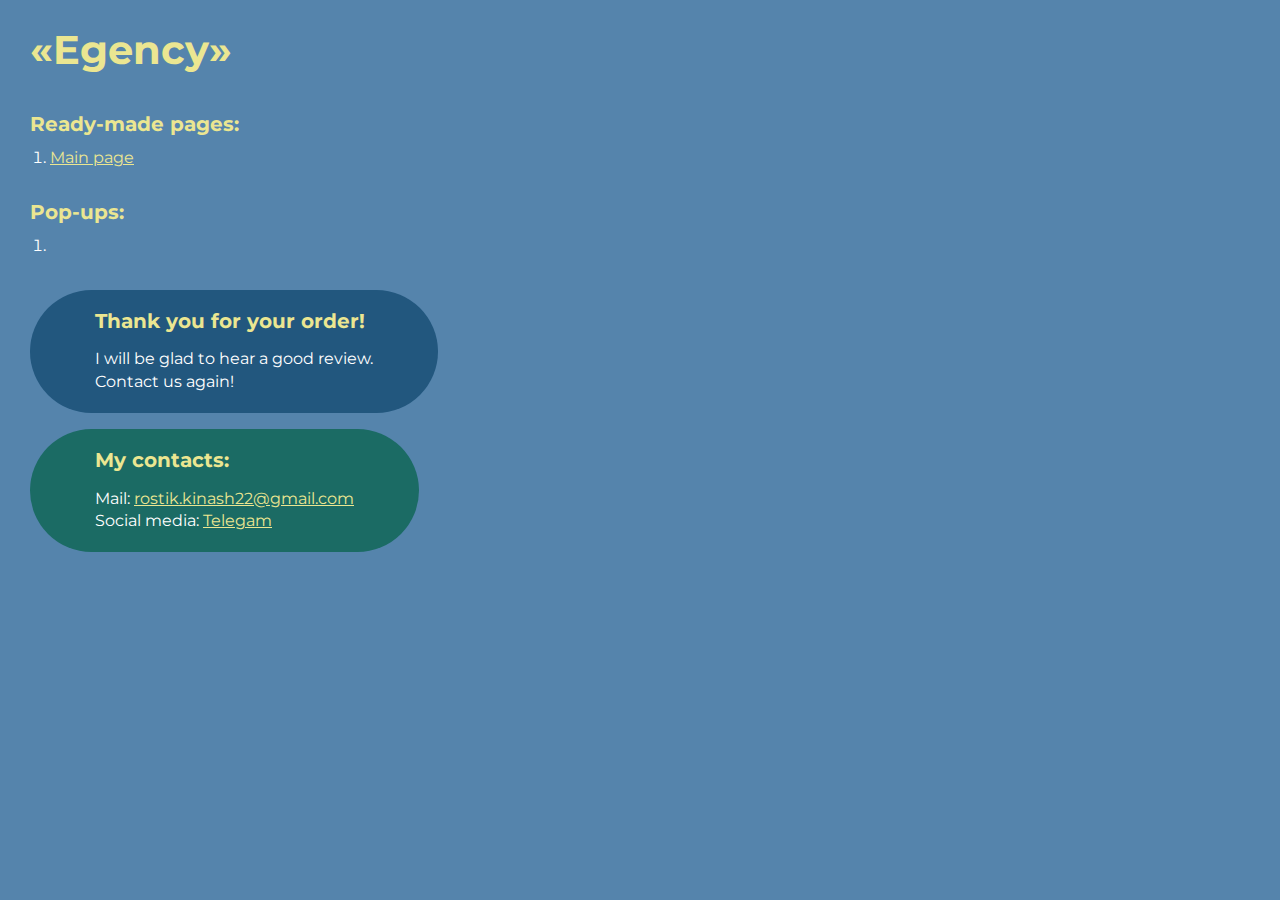
<file: index.html>
<!DOCTYPE html>
<html>

<head>
	<meta charset="UTF-8">
	<meta name="viewport" content="width=device-width, initial-scale=1.0">
	<title>«eGency»</title>
</head>

<body>
	<div class="rootpage">
		<h1>«Egency»</h1>
		<div class="rootpage__info">
		</div>
		<h2>Ready-made pages:</h2>
		<ol class="rootpage__list">
			<li><a target="_blank" href="home.html">Main page</a></li>
		</ol>
		<h2>Pop-ups:</h2>
		<ol class="rootpage__list">
			<li><a target="_blank" href="home.html#"></a></li>
		</ol>
		<div class="rootpage__tnx">
			<h2>Thank you for your order!</h2>
			<p>I will be glad to hear a good review.</p>
			<p>Contact us again!</p>
		</div>
		<div class="rootpage__contacts">
			<h2>My contacts:</h2>
			<p>Mail: <a href="mailto:rostik.kinash22@gmail.com">rostik.kinash22@gmail.com</a></p>
			<p>Social media: <a href="https://t.me/rostik_kinash">Telegam</a></p>
		</div>
	</div>
</body>
<style>
	@charset "UTF-8";
	@import url("https://fonts.googleapis.com/css?family=Montserrat:regular,700&display=swap");

	*,
	*::before,
	*::after {
		padding: 0px;
		margin: 0px;
		border: 0px;
		box-sizing: border-box;
	}

	html,
	body {
		height: 100%;
		margin: 0;
		padding: 0;
		min-width: 320px;
		width: 100%;
		color: #fff;
		background-color: #5584AC;
	}

	body {
		font-family: Montserrat;
		font-size: 100%;
		line-height: 1;
		font-size: 1rem;
	}

	a {
		text-decoration: underline;
		color: #ebe691
	}

	a:visited {
		text-decoration: underline;
		color: #aaa768;
	}

	a:hover {
		text-decoration: none;
	}

	ul li {
		list-style: none;
	}

	img {
		vertical-align: top;
	}

	.wrapper {
		width: 100%;
		min-height: 100%;
		overflow: hidden;
	}

	.rootpage {
		padding: 30px;
		display: flex;
		flex-direction: column;
		align-items: flex-start;
	}

	@media (max-width: 767px) {
		.rootpage {
			padding: 30px 15px;
		}
	}

	h1 {
		color: #ebe691;
		font-size: 2.5rem;
		margin: 0px 0px 1.25rem 0px;
	}

	@media (max-width: 767px) {
		h1 {
			font-size: 1.85rem;
			margin: 0px 0px 1.25rem 0px;
		}
	}

	h2 {
		color: #ebe691;
		font-size: 1.25rem;
		margin: 0px 0px 1rem 0px;
	}

	@media (max-width: 767px) {
		h2 {
			font-size: 1.125rem;
			margin: 0px 0px 1rem 0px;
		}
	}

	.rootpage__info {
		line-height: 140%;
		margin: 0px 0px 1.5rem 0px;
		max-width: 400px;
	}

	.rootpage__list {
		margin: 0px 0px 2.25rem 1.25rem;
	}

	.rootpage__list li:not(:last-child) {
		margin: 0px 0px 15px 0px;
	}

	.rootpage__contacts,
	.rootpage__tnx {
		border-radius: 200px;
		padding: 20px 65px;
		line-height: 140%;
	}

	@media (max-width: 767px) {

		.rootpage__contacts,
		.rootpage__tnx {
			border-radius: 40px;
			padding: 20px;
		}
	}

	.rootpage__contacts {
		background: #1b6b64;

	}

	.rootpage__contacts a {
		color: #ebe691;
	}

	.rootpage__tnx {
		background: #22577E;
		margin: 0px 0px 1rem 0px;
	}
</style>

</html>
</file>
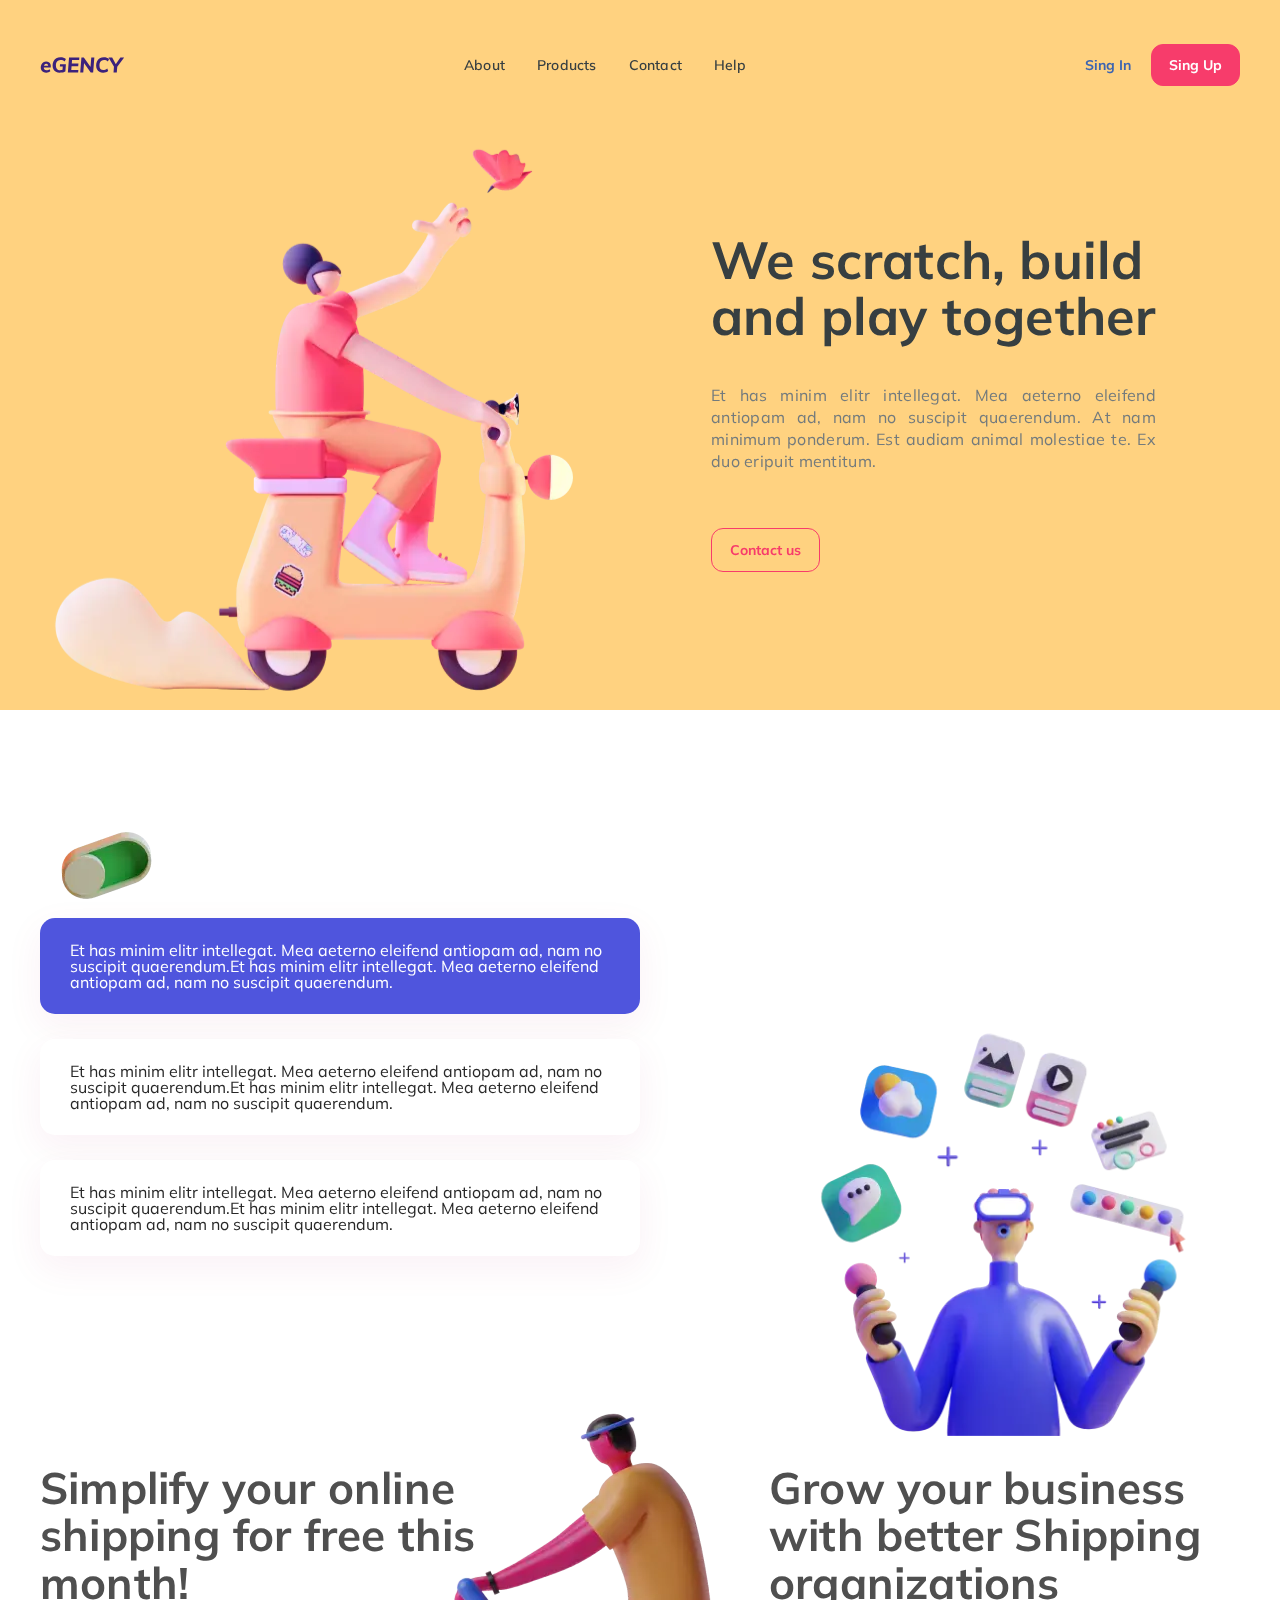
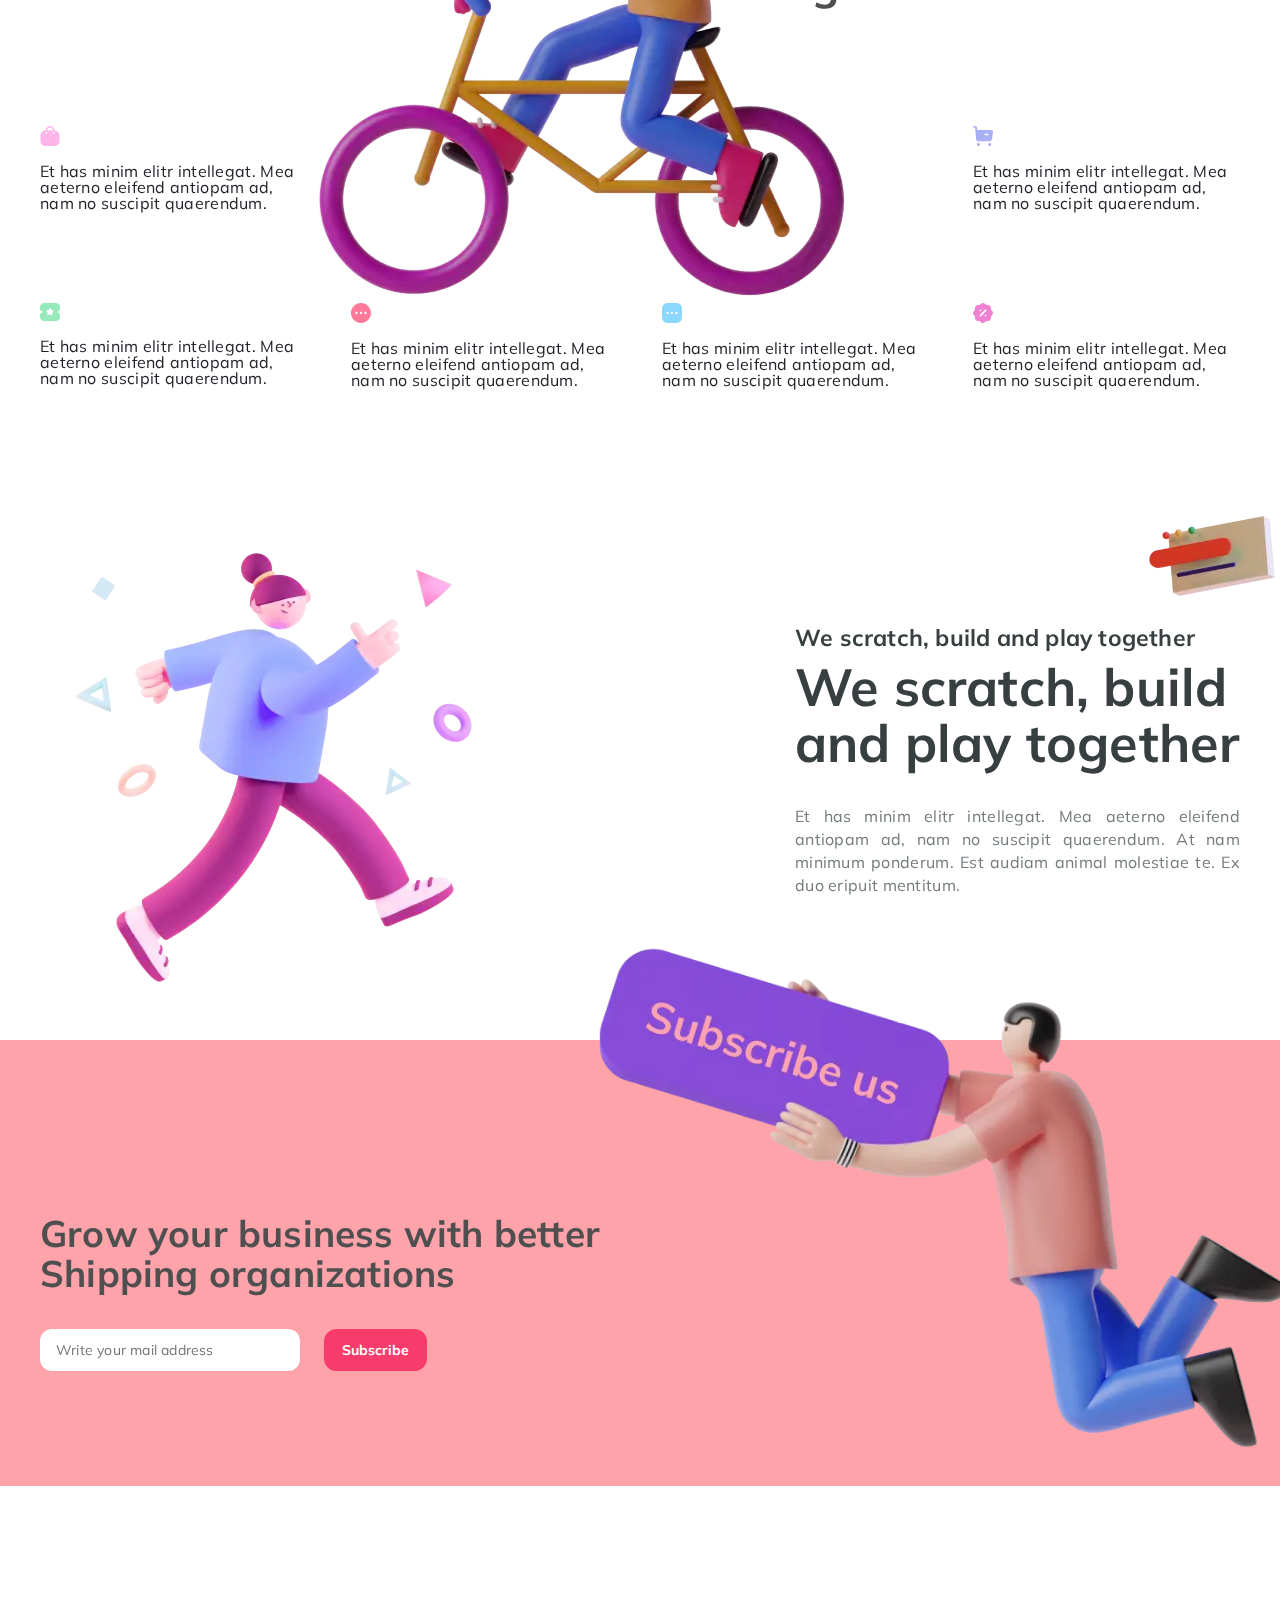
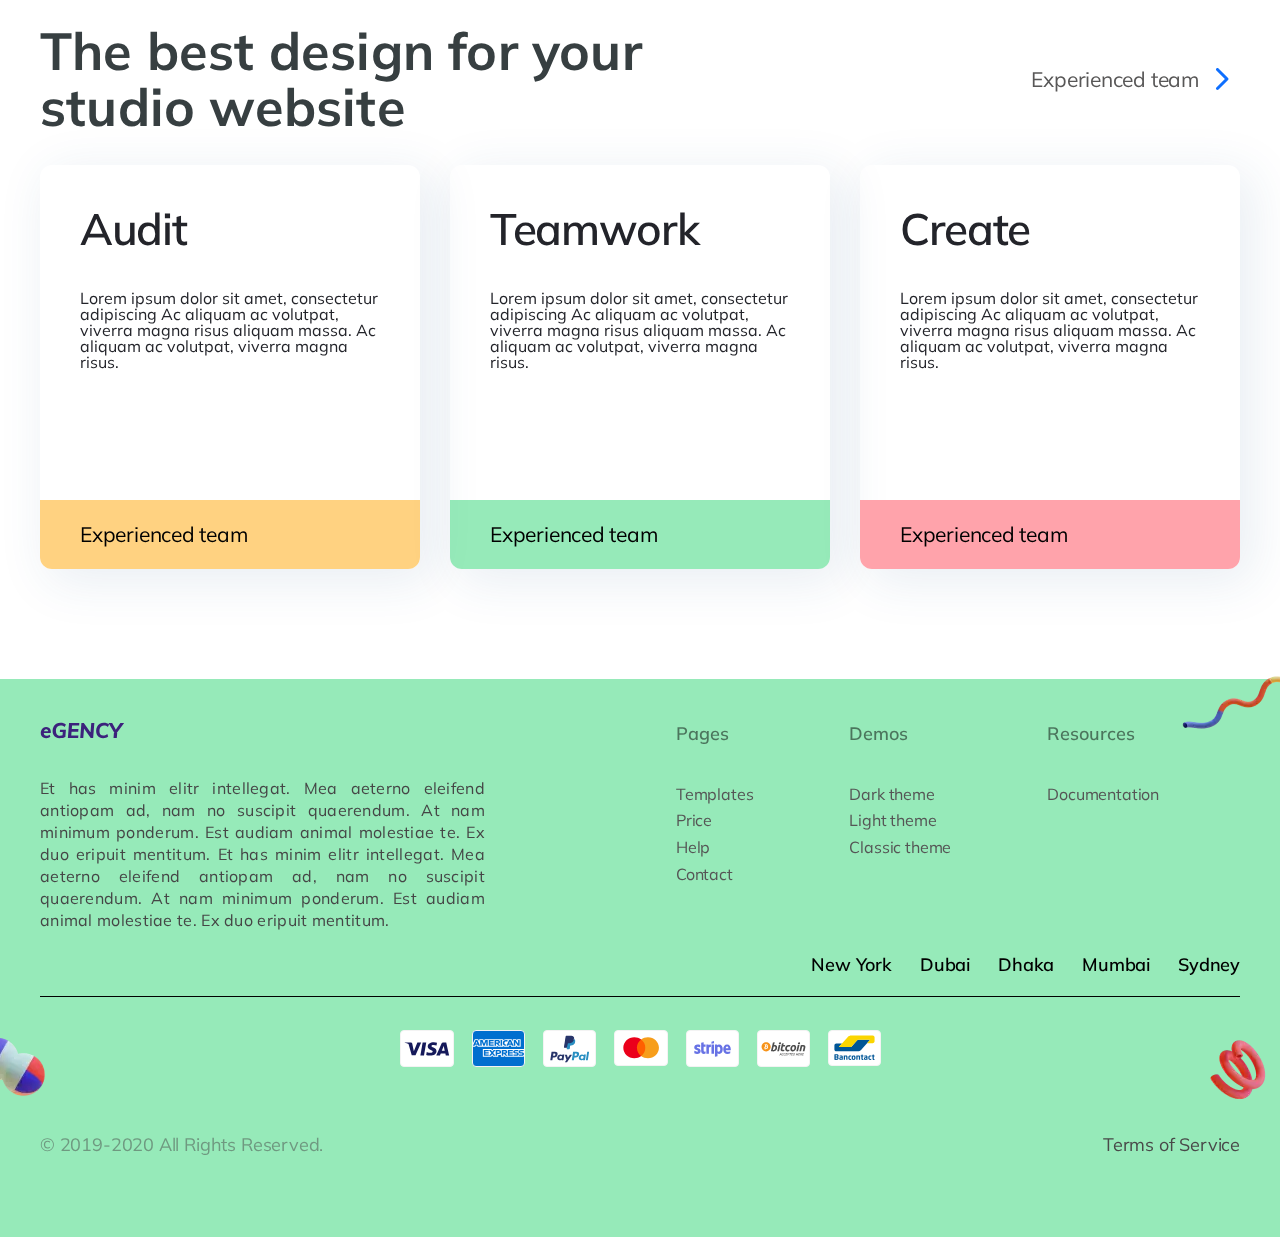
<file: home.html>
<!DOCTYPE html>
<html lang="en">

<head>
	<title>HomePage</title>
	<meta charset="UTF-8">
	<meta name="format-detection" content="telephone=no">
	<!-- <style>body{opacity: 0;}</style> -->
	<link rel="stylesheet" href="css/style.min.css?_v=20230406201010">
	<!-- <meta name="robots" content="noindex, nofollow"> -->
	<meta name="viewport" content="width=device-width, initial-scale=1.0">
</head>

<body>
	<div class="wrapper">
		<header class="header">
			<div class="header__container">
				<a href="#" class="header__logo"><img src="img/logo.svg" alt="logo"></a>
				<div class="header__menu menu">
					<nav class="menu__body">
						<ul class="menu__list">
							<li class="menu__item"><a href="#" class="menu__link">About</a></li>
							<li class="menu__item"><a href="#" class="menu__link">Products</a></li>
							<li class="menu__item"><a href="#" class="menu__link">Contact</a></li>
							<li class="menu__item"><a href="#" class="menu__link">Help</a></li>
						</ul>
					</nav>
				</div>
				<div class="header__buttons buttons-header">
					<a href="#" class="buttons-header__sing-in button">Sing In</a>
					<a href="#" class="buttons-header__sing-up button">Sing Up</a>
					<button type="button" class="menu__icon icon-menu"><span></span></button>
				</div>
			</div>
		</header>
		<main class="page">
			<section class="page__info info-page" data-prlx-parent>
				<div class="info-page__container">
					<div data-prlx class="info-page__image">
						<picture><source srcset="img/people/1.webp" type="image/webp"><img data-prlx-mouse src="img/people/1.png" alt="woman on a bike"></picture>
					</div>
					<div class="info-page__content">
						<h1 class="info-page__title title">
							We scratch, build and play together
						</h1>
						<p class="info-page__text">
							Et has minim elitr intellegat. Mea aeterno eleifend antiopam ad, nam no suscipit quaerendum.
							At nam minimum ponderum. Est audiam animal molestiae te. Ex duo eripuit mentitum.
						</p>
						<a href="#" class="info-page__button button">
							Contact us
						</a>
					</div>
				</div>
			</section>
			<div class="page__items items-page" data-prlx-parent>
				<div class="items-page__container">
					<div class="items-page__content">
						<article class="items-page__text">
							<p>
								Et has minim elitr intellegat. Mea aeterno eleifend antiopam ad, nam no suscipit
								quaerendum.Et has minim elitr intellegat. Mea aeterno eleifend antiopam ad, nam no
								suscipit quaerendum.
							</p>
						</article>
						<article class="items-page__text">
							<p>
								Et has minim elitr intellegat. Mea aeterno eleifend antiopam ad, nam no suscipit
								quaerendum.Et has minim elitr intellegat. Mea aeterno eleifend antiopam ad, nam no
								suscipit quaerendum.
							</p>
						</article>
						<article class="items-page__text">
							<p>
								Et has minim elitr intellegat. Mea aeterno eleifend antiopam ad, nam no suscipit
								quaerendum.Et has minim elitr intellegat. Mea aeterno eleifend antiopam ad, nam no
								suscipit quaerendum.
							</p>
						</article>
					</div>
					<div data-prlx class="items-page__image">
						<picture><source srcset="img/people/2.webp" type="image/webp"><img data-prlx-mouse src="img/people/2.png" alt="person with VR"></picture>
					</div>
					<div class="items-page__icon">
						<picture><source srcset="img/desing/1.webp" type="image/webp"><img data-prlx-mouse src="img/desing/1.png" alt="icon"></picture>
					</div>
				</div>
			</div>
			<section class="page__services services" data-prlx-parent>
				<div class="services__container">
					<div class="services__top">
						<h2 class="services__title title">
							Simplify your online shipping for free this month!
						</h2>
						<h2 class="services__title title">
							Grow your business with better Shipping
							organizations
						</h2>
					</div>
					<div class="services__content">
						<article class="services__item item-services">
							<div class="item-services__image">
								<img src="img/desing/services-1.svg" alt="services">
							</div>
							<div class="item-services__text">
								<p>
									Et has minim elitr intellegat. Mea aeterno eleifend antiopam ad, nam no suscipit
									quaerendum.
								</p>
							</div>
						</article>
						<article class="services__item item-services">
							<div class="item-services__image">
								<img src="img/desing/services-2.svg" alt="services">
							</div>
							<div class="item-services__text">
								<p>
									Et has minim elitr intellegat. Mea aeterno eleifend antiopam ad, nam no suscipit
									quaerendum.
								</p>
							</div>
						</article>
						<article class="services__item item-services">
							<div class="item-services__image">
								<img src="img/desing/services-3.svg" alt="services">
							</div>
							<div class="item-services__text">
								<p>
									Et has minim elitr intellegat. Mea aeterno eleifend antiopam ad, nam no suscipit
									quaerendum.
								</p>
							</div>
						</article>
						<article class="services__item item-services">
							<div class="item-services__image">
								<img src="img/desing/services-4.svg" alt="services">
							</div>
							<div class="item-services__text">
								<p>
									Et has minim elitr intellegat. Mea aeterno eleifend antiopam ad, nam no suscipit
									quaerendum.
								</p>
							</div>
						</article>
						<article class="services__item item-services">
							<div class="item-services__image">
								<img src="img/desing/services-5.svg" alt="services">
							</div>
							<div class="item-services__text">
								<p>
									Et has minim elitr intellegat. Mea aeterno eleifend antiopam ad, nam no suscipit
									quaerendum.
								</p>
							</div>
						</article>
						<article class="services__item item-services">
							<div class="item-services__image">
								<img src="img/desing/services-6.svg" alt="services">
							</div>
							<div class="item-services__text">
								<p>
									Et has minim elitr intellegat. Mea aeterno eleifend antiopam ad, nam no suscipit
									quaerendum.
								</p>
							</div>
						</article>
					</div>
					<div data-prlx class="services__image">
						<picture><source srcset="img/people/3.webp" type="image/webp"><img data-prlx-mouse src="img/people/3.png" alt="person with bike"></picture>
					</div>
				</div>
			</section>
			<section class="page__together together" data-prlx-parent>
				<div class="together__container">
					<div data-prlx class="together__image">
						<picture><source srcset="img/people/4.webp" type="image/webp"><img data-prlx-mouse src="img/people/4.png" alt="person"></picture>
					</div>
					<div class="together__content">
						<h4 class="together__subtitle title">
							We scratch, build and play together
						</h4>
						<h2 class="together__title title">
							We scratch, build and play together
						</h2>
						<p class="together__text">
							Et has minim elitr intellegat. Mea aeterno eleifend antiopam ad, nam no suscipit quaerendum.
							At nam minimum ponderum. Est audiam animal molestiae te. Ex duo eripuit mentitum.
						</p>
					</div>
					<div class="together__icon">
						<picture><source srcset="img/desing/2.webp" type="image/webp"><img data-prlx-mouse src="img/desing/2.png" alt="icon"></picture>
					</div>
				</div>
			</section>
			<section class="page__subscribe subscribe" data-prlx-parent>
				<div class="subscribe__container">
					<div class="subscribe__content">
						<h2 class="subscribe__title title">Grow your business with better
							Shipping organizations
						</h2>
						<form class="subscribe__form" action="#">
							<input autocomplete="off" type="email" name="form[]" data-error="Error" placeholder="Write your mail address" class="subscribe__input">
							<button type="submit" class="subscribe__button button">Subscribe</button>
						</form>
					</div>
					<div data-prlx class="subscribe__image">
						<picture><source srcset="img/people/5.webp" type="image/webp"><img data-prlx-mouse src="img/people/5.png" alt="subscribe"></picture>
					</div>
				</div>
			</section>
			<section class="page__desing desing">
				<div class="desing__container">
					<div class="desing__top">
						<h2 class="desing__title title">
							The best design for your studio website
						</h2>
						<a href="#" class="desing__link">Experienced team</a>
					</div>
					<div class="desing__content">
						<article class="desing__item item-desing">
							<div class="item-desing__content">
								<h4 class="item-desing__title">
									Audit
								</h4>
								<p class="item-desing__text">
									Lorem ipsum dolor sit amet, consectetur adipiscing Ac aliquam ac volutpat, viverra
									magna risus aliquam massa.
									Ac aliquam ac volutpat, viverra magna risus.
								</p>
							</div>
							<a href="#" class="item-desing__link">
								Experienced team
							</a>
						</article>
						<article class="desing__item item-desing">
							<div class="item-desing__content">
								<h4 class="item-desing__title">
									Teamwork
								</h4>
								<p class="item-desing__text">
									Lorem ipsum dolor sit amet, consectetur adipiscing Ac aliquam ac volutpat, viverra
									magna risus aliquam massa.
									Ac aliquam ac volutpat, viverra magna risus.
								</p>
							</div>
							<a href="#" class="item-desing__link">
								Experienced team
							</a>
						</article>
						<article class="desing__item item-desing">
							<div class="item-desing__content">
								<h4 class="item-desing__title">
									Create
								</h4>
								<p class="item-desing__text">
									Lorem ipsum dolor sit amet, consectetur adipiscing Ac aliquam ac volutpat, viverra
									magna risus aliquam massa.
									Ac aliquam ac volutpat, viverra magna risus.
								</p>
							</div>
							<a href="#" class="item-desing__link">
								Experienced team
							</a>
						</article>
					</div>
				</div>
			</section>
		</main>
		<footer class="footer">
			<div class="footer__container">
				<div class="footer__top">
					<div class="footer__info">
						<a href="" class="footer__logo"><img src="img/logo.svg" alt="logo"></a>
						<p class="footer__text">
							Et has minim elitr intellegat. Mea aeterno eleifend antiopam ad, nam no suscipit quaerendum. At nam
							minimum ponderum. Est audiam animal molestiae te. Ex duo eripuit mentitum. Et has minim elitr
							intellegat. Mea aeterno eleifend antiopam ad, nam no suscipit quaerendum. At nam minimum ponderum.
							Est
							audiam animal molestiae te. Ex duo eripuit mentitum.
						</p>

					</div>
					<div class="footer__menus">
						<nav class="footer__nav">
							<div class="footer__wrapper">
								<h5 class="footer__title">
									Pages
								</h5>
								<ul class="footer__list">
									<li class="footer__item">
										<a href="#" class="footer__link">Templates</a>
									</li>
									<li class="footer__item">
										<a href="#" class="footer__link">Price</a>
									</li>
									<li class="footer__item">
										<a href="#" class="footer__link">Help</a>
									</li>
									<li class="footer__item">
										<a href="#" class="footer__link">Contact</a>
									</li>
								</ul>
							</div>
							<div class="footer__wrapper">
								<h5 class="footer__title">
									Demos
								</h5>
								<ul class="footer__list">
									<li class="footer__item">
										<a href="#" class="footer__link">Dark theme</a>
									</li>
									<li class="footer__item">
										<a href="#" class="footer__link">Light theme</a>
									</li>
									<li class="footer__item">
										<a href="#" class="footer__link">Classic theme</a>
									</li>
								</ul>
							</div>
							<div class="footer__wrapper">
								<h5 class="footer__title">
									Resources
								</h5>
								<ul class="footer__list">
									<li class="footer__item">
										<a href="#" class="footer__link">Documentation</a>
									</li>
								</ul>
							</div>
						</nav>
						<ul class="footer__sity sity-footer">
							<li class="sity-footer__item">
								<a href="#" class="sity-footer__link">New York</a>
							</li>
							<li class="sity-footer__item">
								<a href="#" class="sity-footer__link">Dubai</a>
							</li>
							<li class="sity-footer__item">
								<a href="#" class="sity-footer__link">Dhaka</a>
							</li>
							<li class="sity-footer__item">
								<a href="#" class="sity-footer__link">Mumbai</a>
							</li>
							<li class="sity-footer__item">
								<a href="#" class="sity-footer__link">Sydney </a>
							</li>
						</ul>
					</div>
				</div>
				<div class="footer__bottom">
					<div class="footer__cart cart-footer">
						<ul class="cart-footer__list">
							<li class="cart-footer__item">
								<a href="#" class="cart-footer__link">
									<img src="img/cart/1.svg" alt="cart">
								</a>
							</li>
							<li class="cart-footer__item">
								<a href="#" class="cart-footer__link">
									<img src="img/cart/2.svg" alt="cart">
								</a>
							</li>
							<li class="cart-footer__item">
								<a href="#" class="cart-footer__link">
									<img src="img/cart/3.svg" alt="cart">
								</a>
							</li>
							<li class="cart-footer__item">
								<a href="#" class="cart-footer__link">
									<img src="img/cart/4.svg" alt="cart">
								</a>
							</li>
							<li class="cart-footer__item">
								<a href="#" class="cart-footer__link">
									<img src="img/cart/5.svg" alt="cart">
								</a>
							</li>
							<li class="cart-footer__item">
								<a href="#" class="cart-footer__link">
									<img src="img/cart/6.svg" alt="cart">
								</a>
							</li>
							<li class="cart-footer__item">
								<a href="#" class="cart-footer__link">
									<img src="img/cart/7.svg" alt="cart">
								</a>
							</li>
						</ul>
					</div>
					<div class="footer__bottom-info">
						<div class="footer__copy">
							© 2019-2020 All Rights Reserved.
						</div>
						<a href="#" class="footer__temps">
							Terms of Service
						</a>
					</div>
				</div>
				<div class="footer__icons">
					<picture><source srcset="img/desing/3.webp" type="image/webp"><img class="footer__icon-1" data-prlx-mouse src="img/desing/3.png" alt="icon"></picture>
					<picture><source srcset="img/desing/4.webp" type="image/webp"><img class="footer__icon-2" data-prlx-mouse src="img/desing/4.png" alt="icon"></picture>
					<picture><source srcset="img/desing/5.webp" type="image/webp"><img class="footer__icon-3" data-prlx-mouse src="img/desing/5.png" alt="icon"></picture>
				</div>
			</div>
		</footer>
	</div>
	<script src="js/app.min.js?_v=20230406201010"></script>
</body>

</html>
</file>
<file: css/style.min.css>
@charset "UTF-8";@import url('https://fonts.googleapis.com/css2?family=Mulish:wght@400;600;700;800&display=swap');*{padding:0;margin:0;border:0}*,:after,:before{-webkit-box-sizing:border-box;box-sizing:border-box}body,html{height:100%;min-width:320px}body{color:#23242a;line-height:1;font-family:Mulish;font-size:1rem;-ms-text-size-adjust:100%;-moz-text-size-adjust:100%;-webkit-text-size-adjust:100%;-webkit-font-smoothing:antialiased;-moz-osx-font-smoothing:grayscale}button,input,textarea{font-family:Mulish;font-size:inherit}button{cursor:pointer;color:inherit;background-color:transparent}a{color:inherit;text-decoration:none}ul li{list-style:none}img{vertical-align:top}h1,h2,h3,h4,h5,h6{font-weight:inherit;font-size:inherit}.lock body{overflow:hidden;-ms-touch-action:none;touch-action:none;-ms-scroll-chaining:none;overscroll-behavior:none}.wrapper{min-height:100%;display:-webkit-box;display:-ms-flexbox;display:flex;-webkit-box-orient:vertical;-webkit-box-direction:normal;-ms-flex-direction:column;flex-direction:column;overflow:hidden}@supports (overflow:clip){.wrapper{overflow:clip}}.wrapper>main{-webkit-box-flex:1;-ms-flex:1 1 auto;flex:1 1 auto}.wrapper>*{min-width:0}[class*=__container]{max-width:76.875rem;margin:0 auto;padding:0 .9375rem}[class*=-ibg]{position:relative}[class*=-ibg] img{position:absolute;width:100%;height:100%;top:0;left:0;-o-object-fit:cover;object-fit:cover}[class*=-ibg_contain] img{-o-object-fit:contain;object-fit:contain}.button{font-weight:700;padding:12px 18px;font-size:14px;line-height:1.2857142857;-webkit-transition:all .5s;-o-transition:all .5s;transition:all .5s}.title{line-height:1.0769230769;color:#373f41;letter-spacing:.2px;font-weight:700}.header{position:fixed;top:0;left:0;width:100%;z-index:50;-webkit-transition:all .5s;-o-transition:all .5s;transition:all .5s}.header._header-scroll{background-color:rgba(255,165,2,.9);padding:20px 0}.header__container{display:-webkit-box;display:-ms-flexbox;display:flex}.header__logo{display:-webkit-box;display:-ms-flexbox;display:flex;z-index:5}.header__logo img{max-width:100%}.header__menu{-webkit-box-flex:1;-ms-flex:1 1 auto;flex:1 1 auto;display:-webkit-box;display:-ms-flexbox;display:flex;-webkit-box-pack:center;-ms-flex-pack:center;justify-content:center;-webkit-box-align:center;-ms-flex-align:center;align-items:center}.header__buttons{-webkit-box-flex:0;-ms-flex:0 0 auto;flex:0 0 auto;z-index:5}.menu__list{display:-webkit-box;display:-ms-flexbox;display:flex;-ms-flex-wrap:wrap;flex-wrap:wrap;-webkit-column-gap:32px;-moz-column-gap:32px;column-gap:32px;row-gap:15px}.menu__link{font-size:14px;font-weight:600;line-height:1.2857142857;letter-spacing:.2px;color:#373f41;-webkit-transition:color .5s;-o-transition:color .5s;transition:color .5s}.buttons-header{display:-webkit-box;display:-ms-flexbox;display:flex;-webkit-box-align:center;-ms-flex-align:center;align-items:center;gap:20px}.buttons-header__sing-in{color:#3c64b1;padding:0}.buttons-header__sing-up{background:#f73c6b;border-radius:12px;color:#fff;padding:11px 17px;border:1px solid #f73c6b}.icon-menu{display:none}.footer{background:rgba(46,213,115,.5)}.footer__container{position:relative;z-index:2}.footer__top{display:-webkit-box;display:-ms-flexbox;display:flex;border-bottom:1px solid #000;-webkit-box-pack:justify;-ms-flex-pack:justify;justify-content:space-between;gap:30px;-webkit-box-align:start;-ms-flex-align:start;align-items:flex-start}.footer__top:not(:last-child){padding-bottom:18px}.footer__info{-webkit-box-flex:0;-ms-flex:0 1 445px;flex:0 1 445px;padding-bottom:14px}.footer__logo{display:block}.footer__text{line-height:1.375;text-align:justify;letter-spacing:.3px;color:#454646}.footer__menus{-webkit-box-flex:0;-ms-flex:0 1 645px;flex:0 1 645px;display:-webkit-box;display:-ms-flexbox;display:flex;-webkit-box-pack:center;-ms-flex-pack:center;justify-content:center;-webkit-box-orient:vertical;-webkit-box-direction:normal;-ms-flex-direction:column;flex-direction:column}.footer__nav{display:-webkit-box;display:-ms-flexbox;display:flex;gap:15px;-webkit-box-pack:space-evenly;-ms-flex-pack:space-evenly;justify-content:space-evenly;-ms-flex-wrap:wrap;flex-wrap:wrap}.footer__title{font-size:18px;line-height:135%;font-weight:600;color:#000;opacity:.5}.footer__item:not(:last-child){margin-bottom:5px}.footer__link{line-height:135%;letter-spacing:-.01em;color:#555;-webkit-transition:color .5s;-o-transition:color .5s;transition:color .5s}.footer__cart{display:-webkit-box;display:-ms-flexbox;display:flex;-webkit-box-pack:center;-ms-flex-pack:center;justify-content:center}.footer__bottom-info{display:-webkit-box;display:-ms-flexbox;display:flex;-webkit-box-pack:justify;-ms-flex-pack:justify;justify-content:space-between;-webkit-box-align:center;-ms-flex-align:center;align-items:center;gap:15px;-ms-flex-wrap:wrap;flex-wrap:wrap}.footer__copy{line-height:135%;letter-spacing:-.01em;color:#494949;opacity:.5}.footer__temps{line-height:135%;text-align:right;letter-spacing:-.01em;color:#494949}.footer__icons img{position:absolute;z-index:-1}.footer__icon-1{top:-25%;right:-6%}.footer__icon-2{bottom:5%;left:-10%}.footer__icon-3{bottom:0;right:-5%}.sity-footer{display:-webkit-box;display:-ms-flexbox;display:flex;-webkit-box-pack:end;-ms-flex-pack:end;justify-content:flex-end;-ms-flex-wrap:wrap;flex-wrap:wrap}.sity-footer__link{font-size:18px;font-weight:600;line-height:135%;letter-spacing:-.01em;color:#000}.cart-footer__list{display:-webkit-box;display:-ms-flexbox;display:flex;gap:18px;-ms-flex-wrap:wrap;flex-wrap:wrap;-webkit-box-align:center;-ms-flex-align:center;align-items:center}.page__together{margin-bottom:43px}.info-page{background-color:rgba(255,165,2,.5)}.info-page__container{display:-webkit-box;display:-ms-flexbox;display:flex;-webkit-box-align:end;-ms-flex-align:end;align-items:flex-end}.info-page__image{-webkit-box-flex:0;-ms-flex:0 1 580px;flex:0 1 580px}.info-page__image img{max-width:100%;-o-object-fit:cover;object-fit:cover}.info-page__content{-webkit-box-flex:0;-ms-flex:0 1 445px;flex:0 1 445px}.info-page__title:not(:last-child){margin-bottom:40px}.info-page__text{line-height:1.375;color:#737b7d;text-align:justify;letter-spacing:.3px}.info-page__text:not(:last-child){margin-bottom:56px}.info-page__button{color:#f73c6b;display:inline-block;border:1px solid #f73c6b;border-radius:12px}.items-page__container{position:relative;display:-webkit-box;display:-ms-flexbox;display:flex;gap:30px;-webkit-box-align:center;-ms-flex-align:center;align-items:center;-webkit-box-pack:justify;-ms-flex-pack:justify;justify-content:space-between}.items-page__content{-webkit-box-flex:0;-ms-flex:0 1 50%;flex:0 1 50%}.items-page__text{padding:24px 30px;color:#282828;border-radius:15px;background:#fff;-webkit-box-shadow:0 12px 35px 4px rgba(171,8,96,.05);box-shadow:0 12px 35px 4px rgba(171,8,96,.05)}.items-page__text:not(:last-child){margin-bottom:25px}.items-page__text:first-child{background-color:#4f55dd;color:#fff}.items-page__image{-webkit-box-flex:0;-ms-flex:0 1 40%;flex:0 1 40%}.items-page__image img{max-width:100%}.items-page__icon{position:absolute;top:-16%;left:-12%;z-index:-1}.services__container{position:relative}.services__top{display:-webkit-box;display:-ms-flexbox;display:flex;-webkit-box-pack:justify;-ms-flex-pack:justify;justify-content:space-between;-webkit-box-align:center;-ms-flex-align:center;align-items:center}.services__title{-webkit-box-flex:0;-ms-flex:0 1 471px;flex:0 1 471px;color:#4f4f4f}.services__content{display:-ms-grid;display:grid;-ms-grid-columns:(1fr)[4];grid-template-columns:repeat(4,1fr);-ms-grid-rows:(1fr)[2];grid-template-rows:repeat(2,1fr);row-gap:92px;-webkit-column-gap:44px;-moz-column-gap:44px;column-gap:44px}.services__item:first-child{-ms-grid-column-span:3;grid-column:span 3}.services__image{position:absolute;left:15%;bottom:15%;z-index:-1}.services__image img{max-width:100%}.item-services__image{margin-bottom:17px}.item-services__text{max-width:255px;letter-spacing:.3px}.together__container{position:relative;display:-webkit-box;display:-ms-flexbox;display:flex;-webkit-box-align:center;-ms-flex-align:center;align-items:center;-webkit-box-pack:justify;-ms-flex-pack:justify;justify-content:space-between;gap:30px}.together__image{-webkit-box-flex:0;-ms-flex:0 1 auto;flex:0 1 auto}.together__image img{max-width:100%}.together__content{-webkit-box-flex:0;-ms-flex:0 1 445px;flex:0 1 445px}.together__subtitle:not(:last-child){margin-bottom:8px}.together__title:not(:last-child){margin-bottom:34px}.together__text{text-align:justify;letter-spacing:.3px;line-height:1.4375;color:#737b7d}.together__icon{position:absolute;z-index:-1;right:-3%;top:-10%}.subscribe{background:rgba(255,71,87,.5)}.subscribe__container{display:-webkit-box;display:-ms-flexbox;display:flex;position:relative;z-index:2}.subscribe__content{-webkit-box-flex:0;-ms-flex:0 1 600px;flex:0 1 600px}.subscribe__title{color:#4f4f4f}.subscribe__form{display:-webkit-box;display:-ms-flexbox;display:flex;-webkit-box-align:center;-ms-flex-align:center;align-items:center;gap:24px}.subscribe__input{font-size:14px;line-height:1.4285714286;letter-spacing:.2px;color:#737b7d;padding:11px 16px;-webkit-box-flex:0;-ms-flex:0 1 260px;flex:0 1 260px;border-radius:12px}.subscribe__button{background-color:#f73c6b;color:#fff;border-radius:12px;border:1px solid #f73c6b;padding:11px 17px}.subscribe__image{position:absolute;bottom:-120%;z-index:-1;right:-6%}.subscribe__image img{max-width:100%}.desing__top{display:-webkit-box;display:-ms-flexbox;display:flex;-webkit-box-pack:justify;-ms-flex-pack:justify;justify-content:space-between;-webkit-box-align:center;-ms-flex-align:center;align-items:center;gap:20px}.desing__top:not(:last-child){margin-bottom:30px}.desing__title{-webkit-box-flex:0;-ms-flex:0 1 60%;flex:0 1 60%}.desing__link{-webkit-box-flex:0;-ms-flex:0 1 auto;flex:0 1 auto;display:block;letter-spacing:-.01em;color:#585757;font-size:21px;line-height:1.3333333333;padding-right:41px;position:relative}.desing__link::before{content:"";position:absolute;background-image:url(../img/desing/arrow.svg);width:15px;height:25px;-webkit-transition:right .5s;-o-transition:right .5s;transition:right .5s;right:10px;top:50%;-webkit-transform:translateY(-50%);-ms-transform:translateY(-50%);transform:translateY(-50%)}.desing__content{display:-ms-grid;display:grid;grid-template-columns:repeat(auto-fill,minmax(377px,1fr));gap:30px}.item-desing{border-radius:12px;-webkit-box-shadow:10px 10px 50px 3px rgba(39,92,141,.1);box-shadow:10px 10px 50px 3px rgba(39,92,141,.1)}.item-desing:nth-child(2n) .item-desing__link{background:rgba(46,213,115,.5)}.item-desing:nth-child(3n) .item-desing__link{background:#ffa3ab}.item-desing__content{padding:40px}.item-desing__title{line-height:110%;font-weight:600;letter-spacing:-.03em}.item-desing__text{min-height:170px}.item-desing__link{display:block;font-size:21px;line-height:135%;letter-spacing:-.01em;color:#000;border-radius:0 0 12px 12px;padding:20px 40px;background:#ffd281}@media (min-width:47.99875em){.header__menu{padding:0 10px}}@media (min-width:76.875em){.title{font-size:3.25rem}.header{padding-top:2.75rem}.header{padding-bottom:2.75rem}.footer{padding-top:2.6875rem}.footer{padding-bottom:5rem}.footer__logo:not(:last-child){margin-bottom:2.375rem}.footer__nav:not(:last-child){margin-bottom:4.25rem}.footer__title:not(:last-child){margin-bottom:2.375rem}.footer__bottom{padding-top:2.0625rem}.footer__cart:not(:last-child){margin-bottom:4.125rem}.footer__copy{font-size:1.125rem}.footer__temps{font-size:1.125rem}.sity-footer{gap:1.75rem}.page__items{padding-top:8.5625rem}.page__items{margin-bottom:8.5625rem}.page__services{margin-bottom:8.5625rem}.page__subscribe{margin-bottom:8.5625rem}.page__desing{margin-bottom:6.875rem}.info-page{padding-top:8.125rem}.info-page__image{margin-right:5.6875rem}.info-page__content{padding-top:5.8125rem}.info-page__content{padding-bottom:8.625rem}.services__top{gap:3.75rem}.services__top{margin-bottom:7.5rem}.services__title{font-size:2.75rem}.services__image img{widht:48.75rem}.services__image img{height:48.75rem}.together__subtitle{font-size:1.4375rem}.subscribe{padding-top:10.875rem}.subscribe{padding-bottom:7.1875rem}.subscribe__title{font-size:2.3125rem}.subscribe__title:not(:last-child){margin-bottom:2.1875rem}.item-desing__title{font-size:2.75rem}.item-desing__title:not(:last-child){margin-bottom:2.3125rem}}@media (min-width:90em){.subscribe__image img{widht:54rem}.subscribe__image img{height:54rem}}@media (max-width:90em){.items-page__icon{left:0;top:-12%}}@media (max-width:20em){.title{font-size:1.75rem}.header{padding-top:1.25rem}.header{padding-bottom:1.25rem}.footer{padding-top:1.25rem}.footer{padding-bottom:2.5rem}.footer__logo:not(:last-child){margin-bottom:.9375rem}.footer__nav:not(:last-child){margin-bottom:1.875rem}.footer__title:not(:last-child){margin-bottom:.9375rem}.footer__bottom{padding-top:.9375rem}.footer__cart:not(:last-child){margin-bottom:1.875rem}.footer__copy{font-size:.875rem}.footer__temps{font-size:.875rem}.sity-footer{gap:.9375rem}.page__items{padding-top:3.125rem}.page__items{margin-bottom:3.125rem}.page__services{margin-bottom:4.375rem}.page__subscribe{margin-bottom:3.125rem}.page__desing{margin-bottom:3.125rem}.info-page{padding-top:5.125rem}.info-page__image{margin-right:.9375rem}.info-page__content{padding-top:1.875rem}.info-page__content{padding-bottom:1.875rem}.services__top{gap:.9375rem}.services__top{margin-bottom:1.875rem}.services__title{font-size:1.375rem}.services__image img{widht:.0000000625rem}.services__image img{height:.0000000625rem}.together__subtitle{font-size:1.125rem}.subscribe{padding-top:1.875rem}.subscribe{padding-bottom:1.875rem}.subscribe__title{font-size:1.375rem}.subscribe__title:not(:last-child){margin-bottom:.9375rem}.item-desing__title{font-size:1.375rem}.item-desing__title:not(:last-child){margin-bottom:.9375rem}}@media (max-width:61.99875em){.services__content{gap:15px;grid-template-columns:repeat(auto-fill,minmax(255px,1fr))}.services__item:first-child{-ms-grid-column:1;grid-column:1}.services__image{display:none}.item-services__text{max-width:100%}}@media (max-width:47.99875em){.menu__body{position:fixed;width:100%;height:100%;display:-webkit-box;display:-ms-flexbox;display:flex;-webkit-box-orient:vertical;-webkit-box-direction:normal;-ms-flex-direction:column;flex-direction:column;-webkit-box-align:center;-ms-flex-align:center;align-items:center;top:0;left:-100%;-webkit-transition:all .3s ease 0s;-o-transition:all .3s ease 0s;transition:all .3s ease 0s;overflow:auto;background-color:#ffa502;gap:1.875rem;padding-left:.9375rem;padding-right:.9375rem;padding-bottom:1.875rem}.menu__body::before{content:"";position:fixed;top:0;left:-100%;-webkit-transition:all .3s ease 0s;-o-transition:all .3s ease 0s;transition:all .3s ease 0s;width:100%;background-color:#ffd281;z-index:2}.menu-open .menu__body{left:0}.menu-open .menu__body::before{left:0}.menu__list{-ms-flex-item-align:end;align-self:flex-end;-webkit-box-orient:vertical;-webkit-box-direction:normal;-ms-flex-direction:column;flex-direction:column;text-align:right}.menu__link{font-size:22px;color:#000}.icon-menu{display:block;position:relative;width:1.875rem;height:1.125rem;z-index:5}.icon-menu span,.icon-menu::after,.icon-menu::before{content:"";-webkit-transition:all .3s ease 0s;-o-transition:all .3s ease 0s;transition:all .3s ease 0s;right:0;position:absolute;width:100%;height:.125rem;background-color:#000}.icon-menu::before{top:0}.icon-menu::after{bottom:0}.icon-menu span{top:calc(50% - .0625rem)}.menu-open .icon-menu span{width:0}.menu-open .icon-menu::before{top:calc(50% - .0625rem);-webkit-transform:rotate(-45deg);-ms-transform:rotate(-45deg);transform:rotate(-45deg)}.menu-open .icon-menu::after{bottom:calc(50% - .0625rem);-webkit-transform:rotate(45deg);-ms-transform:rotate(45deg);transform:rotate(45deg)}.footer__top{-webkit-box-orient:vertical;-webkit-box-direction:normal;-ms-flex-direction:column;flex-direction:column}.footer__info{-webkit-box-flex:1;-ms-flex:1 1 100%;flex:1 1 100%}.footer__menus{-webkit-box-flex:1;-ms-flex:1 1 100%;flex:1 1 100%;-ms-flex-item-align:center;-ms-grid-row-align:center;align-self:center}.footer__nav{-webkit-box-pack:justify;-ms-flex-pack:justify;justify-content:space-between}.footer__icon-1{top:-15%}.sity-footer{-webkit-box-pack:start;-ms-flex-pack:start;justify-content:flex-start}.info-page__container{-webkit-box-orient:vertical;-webkit-box-direction:normal;-ms-flex-direction:column;flex-direction:column}.info-page__image{-webkit-box-ordinal-group:3;-ms-flex-order:2;order:2;-webkit-box-flex:1;-ms-flex:1 1 100%;flex:1 1 100%;margin:0}.info-page__content{-webkit-box-flex:1;-ms-flex:1 1 100%;flex:1 1 100%}.items-page__container{-webkit-box-orient:vertical;-webkit-box-direction:normal;-ms-flex-direction:column;flex-direction:column}.services__top{-webkit-box-orient:vertical;-webkit-box-direction:normal;-ms-flex-direction:column;flex-direction:column}.services__title{-webkit-box-flex:0;-ms-flex:0 1 100%;flex:0 1 100%}.together__container{-webkit-box-orient:vertical;-webkit-box-direction:normal;-ms-flex-direction:column;flex-direction:column}.together__image{-webkit-box-ordinal-group:3;-ms-flex-order:2;order:2;-webkit-box-flex:1;-ms-flex:1 1 100%;flex:1 1 100%}.together__content{-webkit-box-flex:1;-ms-flex:1 1 100%;flex:1 1 100%}.subscribe__container{-webkit-box-orient:vertical;-webkit-box-direction:normal;-ms-flex-direction:column;flex-direction:column}.subscribe__content{-webkit-box-flex:1;-ms-flex:1 1 100%;flex:1 1 100%}.subscribe__image{position:static;-webkit-box-ordinal-group:3;-ms-flex-order:2;order:2;-webkit-box-flex:1;-ms-flex:1 1 100%;flex:1 1 100%;-webkit-transform:translateY(0);-ms-transform:translateY(0);transform:translateY(0)}.desing__top{-webkit-box-orient:vertical;-webkit-box-direction:normal;-ms-flex-direction:column;flex-direction:column;-webkit-box-align:start;-ms-flex-align:start;align-items:flex-start}.desing__title{-webkit-box-flex:1;-ms-flex:1 1 100%;flex:1 1 100%}.desing__link{-webkit-box-flex:1;-ms-flex:1 1 100%;flex:1 1 100%}}@media (max-width:47.99875em) and (any-hover:none){.icon-menu{cursor:default}}@media (max-width:29.99875em){.header__buttons{padding-left:15px}.buttons-header{gap:15px}.footer__copy{-webkit-box-ordinal-group:3;-ms-flex-order:2;order:2}.items-page__text{padding:12px 15px}.subscribe__form{-webkit-box-orient:vertical;-webkit-box-direction:normal;-ms-flex-direction:column;flex-direction:column;gap:15px}.subscribe__input{-webkit-box-flex:1;-ms-flex:1 1 100%;flex:1 1 100%;width:100%}.subscribe__button{width:100%}.desing__content{-ms-grid-columns:1fr;grid-template-columns:1fr}.item-desing__content{padding:20px}.item-desing__link{padding:10px 20px}}@media (min-width:20em) and (max-width:76.875em){@supports (font-size:clamp(1.75rem ,1.2225274725rem + 2.6373626374vw ,3.25rem)){.title{font-size:clamp(1.75rem ,1.2225274725rem + 2.6373626374vw ,3.25rem)}}@supports not (font-size:clamp(1.75rem ,1.2225274725rem + 2.6373626374vw ,3.25rem)){.title{font-size:calc(1.75rem + 1.5 * (100vw - 20rem)/ 56.875)}}@supports (padding-top:clamp(1.25rem ,0.7225274725rem + 2.6373626374vw ,2.75rem)){.header{padding-top:clamp(1.25rem ,.7225274725rem + 2.6373626374vw ,2.75rem)}}@supports not (padding-top:clamp(1.25rem ,0.7225274725rem + 2.6373626374vw ,2.75rem)){.header{padding-top:calc(1.25rem + 1.5 * (100vw - 20rem)/ 56.875)}}@supports (padding-bottom:clamp(1.25rem ,0.7225274725rem + 2.6373626374vw ,2.75rem)){.header{padding-bottom:clamp(1.25rem ,.7225274725rem + 2.6373626374vw ,2.75rem)}}@supports not (padding-bottom:clamp(1.25rem ,0.7225274725rem + 2.6373626374vw ,2.75rem)){.header{padding-bottom:calc(1.25rem + 1.5 * (100vw - 20rem)/ 56.875)}}@supports (padding-top:clamp(1.25rem ,0.7445054945rem + 2.5274725275vw ,2.6875rem)){.footer{padding-top:clamp(1.25rem ,.7445054945rem + 2.5274725275vw ,2.6875rem)}}@supports not (padding-top:clamp(1.25rem ,0.7445054945rem + 2.5274725275vw ,2.6875rem)){.footer{padding-top:calc(1.25rem + 1.4375 * (100vw - 20rem)/ 56.875)}}@supports (padding-bottom:clamp(2.5rem ,1.6208791209rem + 4.3956043956vw ,5rem)){.footer{padding-bottom:clamp(2.5rem ,1.6208791209rem + 4.3956043956vw ,5rem)}}@supports not (padding-bottom:clamp(2.5rem ,1.6208791209rem + 4.3956043956vw ,5rem)){.footer{padding-bottom:calc(2.5rem + 2.5 * (100vw - 20rem)/ 56.875)}}@supports (margin-bottom:clamp(0.9375rem ,0.4320054945rem + 2.5274725275vw ,2.375rem)){.footer__logo:not(:last-child){margin-bottom:clamp(.9375rem ,.4320054945rem + 2.5274725275vw ,2.375rem)}}@supports not (margin-bottom:clamp(0.9375rem ,0.4320054945rem + 2.5274725275vw ,2.375rem)){.footer__logo:not(:last-child){margin-bottom:calc(.9375rem + 1.4375 * (100vw - 20rem)/ 56.875)}}@supports (margin-bottom:clamp(1.875rem ,1.0398351648rem + 4.1758241758vw ,4.25rem)){.footer__nav:not(:last-child){margin-bottom:clamp(1.875rem ,1.0398351648rem + 4.1758241758vw ,4.25rem)}}@supports not (margin-bottom:clamp(1.875rem ,1.0398351648rem + 4.1758241758vw ,4.25rem)){.footer__nav:not(:last-child){margin-bottom:calc(1.875rem + 2.375 * (100vw - 20rem)/ 56.875)}}@supports (margin-bottom:clamp(0.9375rem ,0.4320054945rem + 2.5274725275vw ,2.375rem)){.footer__title:not(:last-child){margin-bottom:clamp(.9375rem ,.4320054945rem + 2.5274725275vw ,2.375rem)}}@supports not (margin-bottom:clamp(0.9375rem ,0.4320054945rem + 2.5274725275vw ,2.375rem)){.footer__title:not(:last-child){margin-bottom:calc(.9375rem + 1.4375 * (100vw - 20rem)/ 56.875)}}@supports (padding-top:clamp(0.9375rem ,0.5418956044rem + 1.978021978vw ,2.0625rem)){.footer__bottom{padding-top:clamp(.9375rem ,.5418956044rem + 1.978021978vw ,2.0625rem)}}@supports not (padding-top:clamp(0.9375rem ,0.5418956044rem + 1.978021978vw ,2.0625rem)){.footer__bottom{padding-top:calc(.9375rem + 1.125 * (100vw - 20rem)/ 56.875)}}@supports (margin-bottom:clamp(1.875rem ,1.0837912088rem + 3.956043956vw ,4.125rem)){.footer__cart:not(:last-child){margin-bottom:clamp(1.875rem ,1.0837912088rem + 3.956043956vw ,4.125rem)}}@supports not (margin-bottom:clamp(1.875rem ,1.0837912088rem + 3.956043956vw ,4.125rem)){.footer__cart:not(:last-child){margin-bottom:calc(1.875rem + 2.25 * (100vw - 20rem)/ 56.875)}}@supports (font-size:clamp(0.875rem ,0.7870879121rem + 0.4395604396vw ,1.125rem)){.footer__copy{font-size:clamp(.875rem ,.7870879121rem + .4395604396vw ,1.125rem)}}@supports not (font-size:clamp(0.875rem ,0.7870879121rem + 0.4395604396vw ,1.125rem)){.footer__copy{font-size:calc(.875rem + .25 * (100vw - 20rem)/ 56.875)}}@supports (font-size:clamp(0.875rem ,0.7870879121rem + 0.4395604396vw ,1.125rem)){.footer__temps{font-size:clamp(.875rem ,.7870879121rem + .4395604396vw ,1.125rem)}}@supports not (font-size:clamp(0.875rem ,0.7870879121rem + 0.4395604396vw ,1.125rem)){.footer__temps{font-size:calc(.875rem + .25 * (100vw - 20rem)/ 56.875)}}@supports (gap:clamp(0.9375rem ,0.6517857143rem + 1.4285714286vw ,1.75rem)){.sity-footer{gap:clamp(.9375rem ,.6517857143rem + 1.4285714286vw ,1.75rem)}}@supports not (gap:clamp(0.9375rem ,0.6517857143rem + 1.4285714286vw ,1.75rem)){.sity-footer{gap:calc(.9375rem + .8125 * (100vw - 20rem)/ 56.875)}}@supports (padding-top:clamp(3.125rem ,1.2129120879rem + 9.5604395604vw ,8.5625rem)){.page__items{padding-top:clamp(3.125rem ,1.2129120879rem + 9.5604395604vw ,8.5625rem)}}@supports not (padding-top:clamp(3.125rem ,1.2129120879rem + 9.5604395604vw ,8.5625rem)){.page__items{padding-top:calc(3.125rem + 5.4375 * (100vw - 20rem)/ 56.875)}}@supports (margin-bottom:clamp(3.125rem ,1.2129120879rem + 9.5604395604vw ,8.5625rem)){.page__items{margin-bottom:clamp(3.125rem ,1.2129120879rem + 9.5604395604vw ,8.5625rem)}}@supports not (margin-bottom:clamp(3.125rem ,1.2129120879rem + 9.5604395604vw ,8.5625rem)){.page__items{margin-bottom:calc(3.125rem + 5.4375 * (100vw - 20rem)/ 56.875)}}@supports (margin-bottom:clamp(4.375rem ,2.9024725275rem + 7.3626373626vw ,8.5625rem)){.page__services{margin-bottom:clamp(4.375rem ,2.9024725275rem + 7.3626373626vw ,8.5625rem)}}@supports not (margin-bottom:clamp(4.375rem ,2.9024725275rem + 7.3626373626vw ,8.5625rem)){.page__services{margin-bottom:calc(4.375rem + 4.1875 * (100vw - 20rem)/ 56.875)}}@supports (margin-bottom:clamp(3.125rem ,1.2129120879rem + 9.5604395604vw ,8.5625rem)){.page__subscribe{margin-bottom:clamp(3.125rem ,1.2129120879rem + 9.5604395604vw ,8.5625rem)}}@supports not (margin-bottom:clamp(3.125rem ,1.2129120879rem + 9.5604395604vw ,8.5625rem)){.page__subscribe{margin-bottom:calc(3.125rem + 5.4375 * (100vw - 20rem)/ 56.875)}}@supports (margin-bottom:clamp(3.125rem ,1.8063186813rem + 6.5934065934vw ,6.875rem)){.page__desing{margin-bottom:clamp(3.125rem ,1.8063186813rem + 6.5934065934vw ,6.875rem)}}@supports not (margin-bottom:clamp(3.125rem ,1.8063186813rem + 6.5934065934vw ,6.875rem)){.page__desing{margin-bottom:calc(3.125rem + 3.75 * (100vw - 20rem)/ 56.875)}}@supports (padding-top:clamp(5.125rem ,4.0700549451rem + 5.2747252747vw ,8.125rem)){.info-page{padding-top:clamp(5.125rem ,4.0700549451rem + 5.2747252747vw ,8.125rem)}}@supports not (padding-top:clamp(5.125rem ,4.0700549451rem + 5.2747252747vw ,8.125rem)){.info-page{padding-top:calc(5.125rem + 3 * (100vw - 20rem)/ 56.875)}}@supports (margin-right:clamp(0.9375rem ,-0.7328296703rem + 8.3516483516vw ,5.6875rem)){.info-page__image{margin-right:clamp(.9375rem ,-.7328296703rem + 8.3516483516vw ,5.6875rem)}}@supports not (margin-right:clamp(0.9375rem ,-0.7328296703rem + 8.3516483516vw ,5.6875rem)){.info-page__image{margin-right:calc(.9375rem + 4.75 * (100vw - 20rem)/ 56.875)}}@supports (padding-top:clamp(1.875rem ,0.4903846154rem + 6.9230769231vw ,5.8125rem)){.info-page__content{padding-top:clamp(1.875rem ,.4903846154rem + 6.9230769231vw ,5.8125rem)}}@supports not (padding-top:clamp(1.875rem ,0.4903846154rem + 6.9230769231vw ,5.8125rem)){.info-page__content{padding-top:calc(1.875rem + 3.9375 * (100vw - 20rem)/ 56.875)}}@supports (padding-bottom:clamp(1.875rem ,-0.4986263736rem + 11.8681318681vw ,8.625rem)){.info-page__content{padding-bottom:clamp(1.875rem ,-.4986263736rem + 11.8681318681vw ,8.625rem)}}@supports not (padding-bottom:clamp(1.875rem ,-0.4986263736rem + 11.8681318681vw ,8.625rem)){.info-page__content{padding-bottom:calc(1.875rem + 6.75 * (100vw - 20rem)/ 56.875)}}@supports (gap:clamp(0.9375rem ,-0.051510989rem + 4.9450549451vw ,3.75rem)){.services__top{gap:clamp(.9375rem ,-.051510989rem + 4.9450549451vw ,3.75rem)}}@supports not (gap:clamp(0.9375rem ,-0.051510989rem + 4.9450549451vw ,3.75rem)){.services__top{gap:calc(.9375rem + 2.8125 * (100vw - 20rem)/ 56.875)}}@supports (margin-bottom:clamp(1.875rem ,-0.103021978rem + 9.8901098901vw ,7.5rem)){.services__top{margin-bottom:clamp(1.875rem ,-.103021978rem + 9.8901098901vw ,7.5rem)}}@supports not (margin-bottom:clamp(1.875rem ,-0.103021978rem + 9.8901098901vw ,7.5rem)){.services__top{margin-bottom:calc(1.875rem + 5.625 * (100vw - 20rem)/ 56.875)}}@supports (font-size:clamp(1.375rem ,0.8914835165rem + 2.4175824176vw ,2.75rem)){.services__title{font-size:clamp(1.375rem ,.8914835165rem + 2.4175824176vw ,2.75rem)}}@supports not (font-size:clamp(1.375rem ,0.8914835165rem + 2.4175824176vw ,2.75rem)){.services__title{font-size:calc(1.375rem + 1.375 * (100vw - 20rem)/ 56.875)}}@supports (widht:clamp(0.0000000625rem ,-17.1428570584rem + 85.7142856044vw ,48.75rem)){.services__image img{widht:clamp(.0000000625rem ,-17.1428570584rem + 85.7142856044vw ,48.75rem)}}@supports not (widht:clamp(0.0000000625rem ,-17.1428570584rem + 85.7142856044vw ,48.75rem)){.services__image img{widht:calc(.0000000625rem + 48.7499999375 * (100vw - 20rem)/ 56.875)}}@supports (height:clamp(0.0000000625rem ,-17.1428570584rem + 85.7142856044vw ,48.75rem)){.services__image img{height:clamp(.0000000625rem ,-17.1428570584rem + 85.7142856044vw ,48.75rem)}}@supports not (height:clamp(0.0000000625rem ,-17.1428570584rem + 85.7142856044vw ,48.75rem)){.services__image img{height:calc(.0000000625rem + 48.7499999375 * (100vw - 20rem)/ 56.875)}}@supports (font-size:clamp(1.125rem ,1.0151098901rem + 0.5494505495vw ,1.4375rem)){.together__subtitle{font-size:clamp(1.125rem ,1.0151098901rem + .5494505495vw ,1.4375rem)}}@supports not (font-size:clamp(1.125rem ,1.0151098901rem + 0.5494505495vw ,1.4375rem)){.together__subtitle{font-size:calc(1.125rem + .3125 * (100vw - 20rem)/ 56.875)}}@supports (padding-top:clamp(1.875rem ,-1.2898351648rem + 15.8241758242vw ,10.875rem)){.subscribe{padding-top:clamp(1.875rem ,-1.2898351648rem + 15.8241758242vw ,10.875rem)}}@supports not (padding-top:clamp(1.875rem ,-1.2898351648rem + 15.8241758242vw ,10.875rem)){.subscribe{padding-top:calc(1.875rem + 9 * (100vw - 20rem)/ 56.875)}}@supports (padding-bottom:clamp(1.875rem ,0.0068681319rem + 9.3406593407vw ,7.1875rem)){.subscribe{padding-bottom:clamp(1.875rem ,.0068681319rem + 9.3406593407vw ,7.1875rem)}}@supports not (padding-bottom:clamp(1.875rem ,0.0068681319rem + 9.3406593407vw ,7.1875rem)){.subscribe{padding-bottom:calc(1.875rem + 5.3125 * (100vw - 20rem)/ 56.875)}}@supports (font-size:clamp(1.375rem ,1.0453296703rem + 1.6483516484vw ,2.3125rem)){.subscribe__title{font-size:clamp(1.375rem ,1.0453296703rem + 1.6483516484vw ,2.3125rem)}}@supports not (font-size:clamp(1.375rem ,1.0453296703rem + 1.6483516484vw ,2.3125rem)){.subscribe__title{font-size:calc(1.375rem + .9375 * (100vw - 20rem)/ 56.875)}}@supports (margin-bottom:clamp(0.9375rem ,0.4979395604rem + 2.1978021978vw ,2.1875rem)){.subscribe__title:not(:last-child){margin-bottom:clamp(.9375rem ,.4979395604rem + 2.1978021978vw ,2.1875rem)}}@supports not (margin-bottom:clamp(0.9375rem ,0.4979395604rem + 2.1978021978vw ,2.1875rem)){.subscribe__title:not(:last-child){margin-bottom:calc(.9375rem + 1.25 * (100vw - 20rem)/ 56.875)}}@supports (font-size:clamp(1.375rem ,0.8914835165rem + 2.4175824176vw ,2.75rem)){.item-desing__title{font-size:clamp(1.375rem ,.8914835165rem + 2.4175824176vw ,2.75rem)}}@supports not (font-size:clamp(1.375rem ,0.8914835165rem + 2.4175824176vw ,2.75rem)){.item-desing__title{font-size:calc(1.375rem + 1.375 * (100vw - 20rem)/ 56.875)}}@supports (margin-bottom:clamp(0.9375rem ,0.4539835165rem + 2.4175824176vw ,2.3125rem)){.item-desing__title:not(:last-child){margin-bottom:clamp(.9375rem ,.4539835165rem + 2.4175824176vw ,2.3125rem)}}@supports not (margin-bottom:clamp(0.9375rem ,0.4539835165rem + 2.4175824176vw ,2.3125rem)){.item-desing__title:not(:last-child){margin-bottom:calc(.9375rem + 1.375 * (100vw - 20rem)/ 56.875)}}}@media (max-width:47.99875em) and (min-width:48em){.menu__body{padding-top:7.8125rem}.menu__body::before{height:6.5625rem}}@media (max-width:47.99875em) and (min-width:20em) and (max-width:48em){@supports (padding-top:clamp(6.375rem ,5.3482142857rem + 5.1339285714vw ,7.8125rem)){.menu__body{padding-top:clamp(6.375rem ,5.3482142857rem + 5.1339285714vw ,7.8125rem)}}@supports not (padding-top:clamp(6.375rem ,5.3482142857rem + 5.1339285714vw ,7.8125rem)){.menu__body{padding-top:calc(6.375rem + 1.4375 * (100vw - 20rem)/ 28)}}@supports (height:clamp(5.125rem ,4.0982142857rem + 5.1339285714vw ,6.5625rem)){.menu__body::before{height:clamp(5.125rem ,4.0982142857rem + 5.1339285714vw ,6.5625rem)}}@supports not (height:clamp(5.125rem ,4.0982142857rem + 5.1339285714vw ,6.5625rem)){.menu__body::before{height:calc(5.125rem + 1.4375 * (100vw - 20rem)/ 28)}}}@media (min-width:48em) and (max-width:90em){@supports (widht:clamp(27rem ,-3.8571428571rem + 64.2857142857vw ,54rem)){.subscribe__image img{widht:clamp(27rem ,-3.8571428571rem + 64.2857142857vw ,54rem)}}@supports not (widht:clamp(27rem ,-3.8571428571rem + 64.2857142857vw ,54rem)){.subscribe__image img{widht:calc(27rem + 27 * (100vw - 48rem)/ 42)}}@supports (height:clamp(27rem ,-3.8571428571rem + 64.2857142857vw ,54rem)){.subscribe__image img{height:clamp(27rem ,-3.8571428571rem + 64.2857142857vw ,54rem)}}@supports not (height:clamp(27rem ,-3.8571428571rem + 64.2857142857vw ,54rem)){.subscribe__image img{height:calc(27rem + 27 * (100vw - 48rem)/ 42)}}}@media (any-hover:hover){.menu__link:hover{color:#3c64b1}.buttons-header__sing-in:hover{color:#133b86}.buttons-header__sing-up:hover{background:0 0;color:#f73c6b}.footer__link:hover{text-decoration:underline;color:#000}.footer__temps:hover{text-decoration:underline}.sity-footer__link:hover{text-decoration:underline}.info-page__button:hover{color:#fff;background-color:#f73c6b}.subscribe__button:hover{background-color:transparent;color:#f73c6b}.desing__link:hover{text-decoration-line:underline}.desing__link:hover::before{right:0}.item-desing__link:hover{text-decoration:underline}}
</file>
